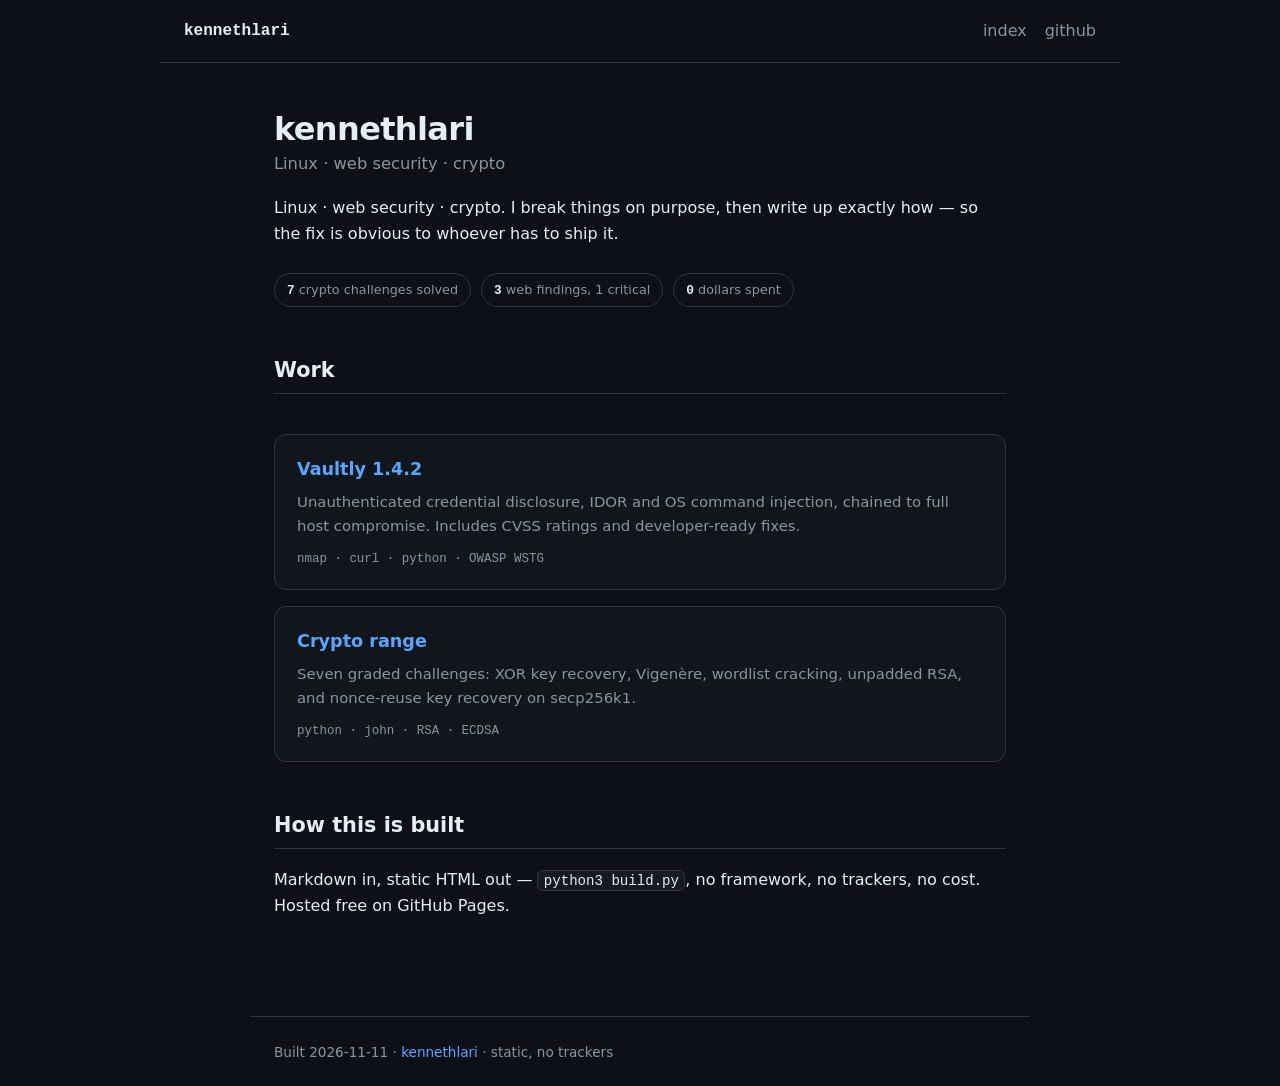
<file: docs/index.html>
<!doctype html>
<html lang="en">
<head>
<meta charset="utf-8">
<meta name="viewport" content="width=device-width,initial-scale=1">
<title>kennethlari</title>
<meta name="description" content="Linux · web security · crypto">
<meta property="og:title" content="kennethlari">
<meta property="og:description" content="Linux · web security · crypto">
<link rel="stylesheet" href="style.css">
</head>
<body>
<header class="site">
  <a class="brand" href="index.html">kennethlari</a>
  <nav><a href="index.html">index</a><a href="https://github.com/kenlari">github</a></nav>
</header>
<main class="wrap">
<h1>kennethlari</h1>
<p class="sub">Linux · web security · crypto</p>
<p>Linux · web security · crypto. I break things on purpose, then write up exactly how —
so the fix is obvious to whoever has to ship it.</p>
<div class="kpis">
  <span class="kpi"><b>7</b> crypto challenges solved</span>
  <span class="kpi"><b>3</b> web findings, 1 critical</span>
  <span class="kpi"><b>0</b> dollars spent</span>
</div>
<h2>Work</h2>
<div class="cards">
<a class="card" href="vaultly/"><h3>Vaultly 1.4.2</h3><p>Unauthenticated credential disclosure, IDOR and OS command injection, chained to full host compromise. Includes CVSS ratings and developer-ready fixes.</p><div class="tags">nmap · curl · python · OWASP WSTG</div></a><a class="card" href="crypto/"><h3>Crypto range</h3><p>Seven graded challenges: XOR key recovery, Vigenère, wordlist cracking, unpadded RSA, and nonce-reuse key recovery on secp256k1.</p><div class="tags">python · john · RSA · ECDSA</div></a>
</div>
<h2>How this is built</h2>
<p>Markdown in, static HTML out — <code>python3 build.py</code>, no framework, no
trackers, no cost. Hosted free on GitHub Pages.</p>

</main>
<footer>Built 2026-11-11 · <a href="https://github.com/kenlari">kennethlari</a> · static, no trackers</footer>
</body>
</html>
</file>
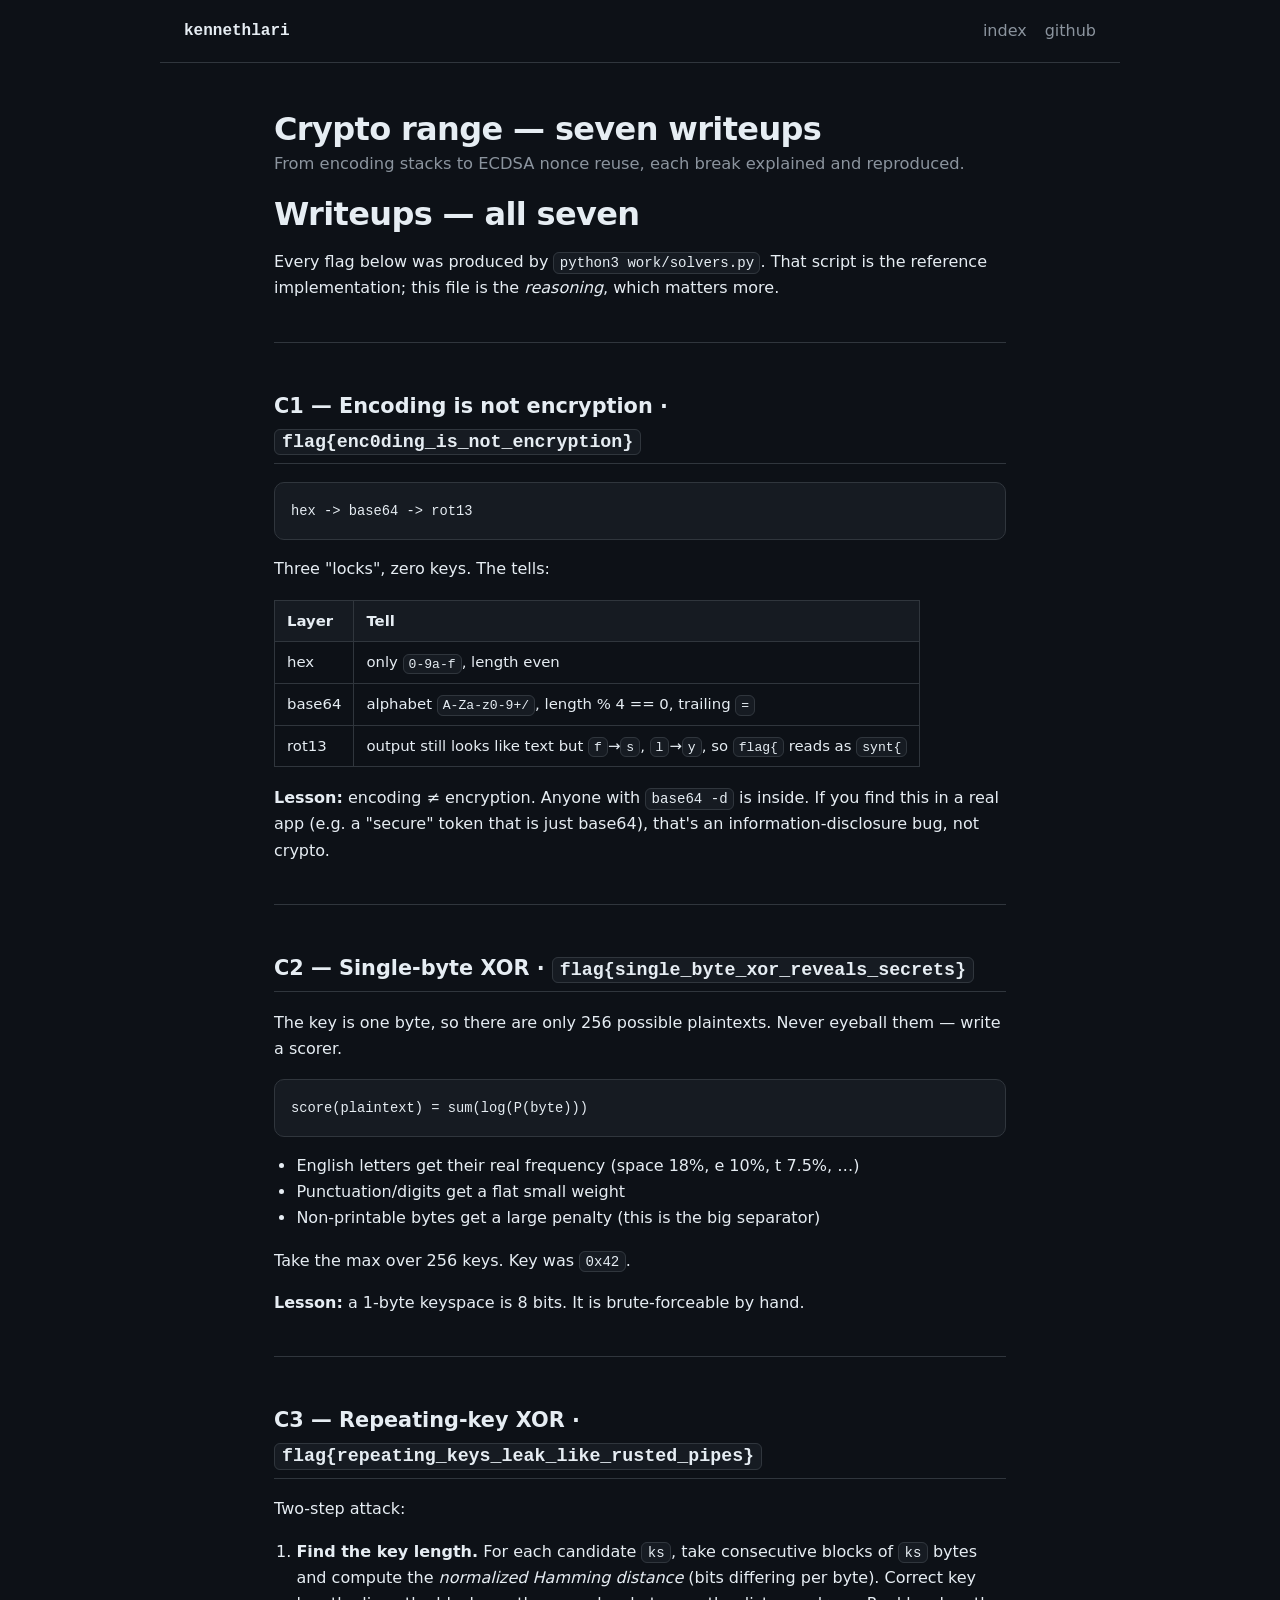
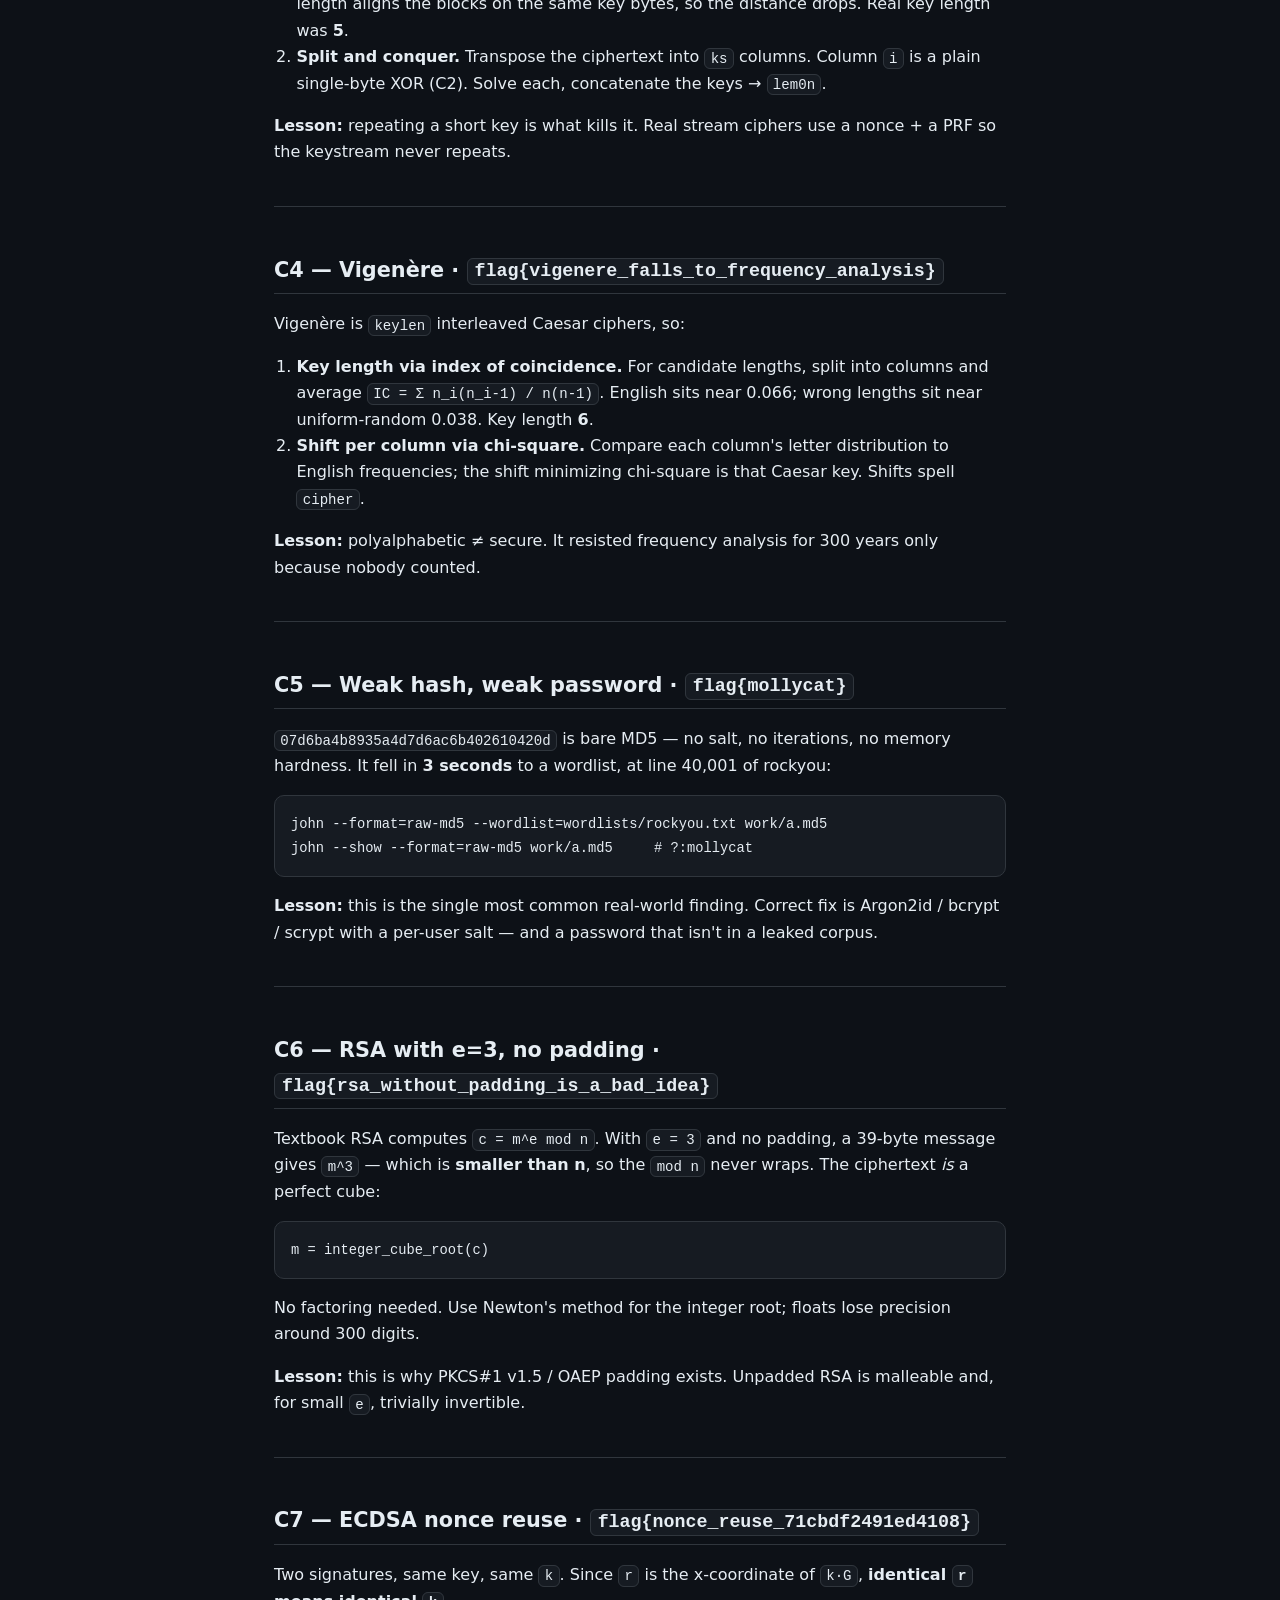
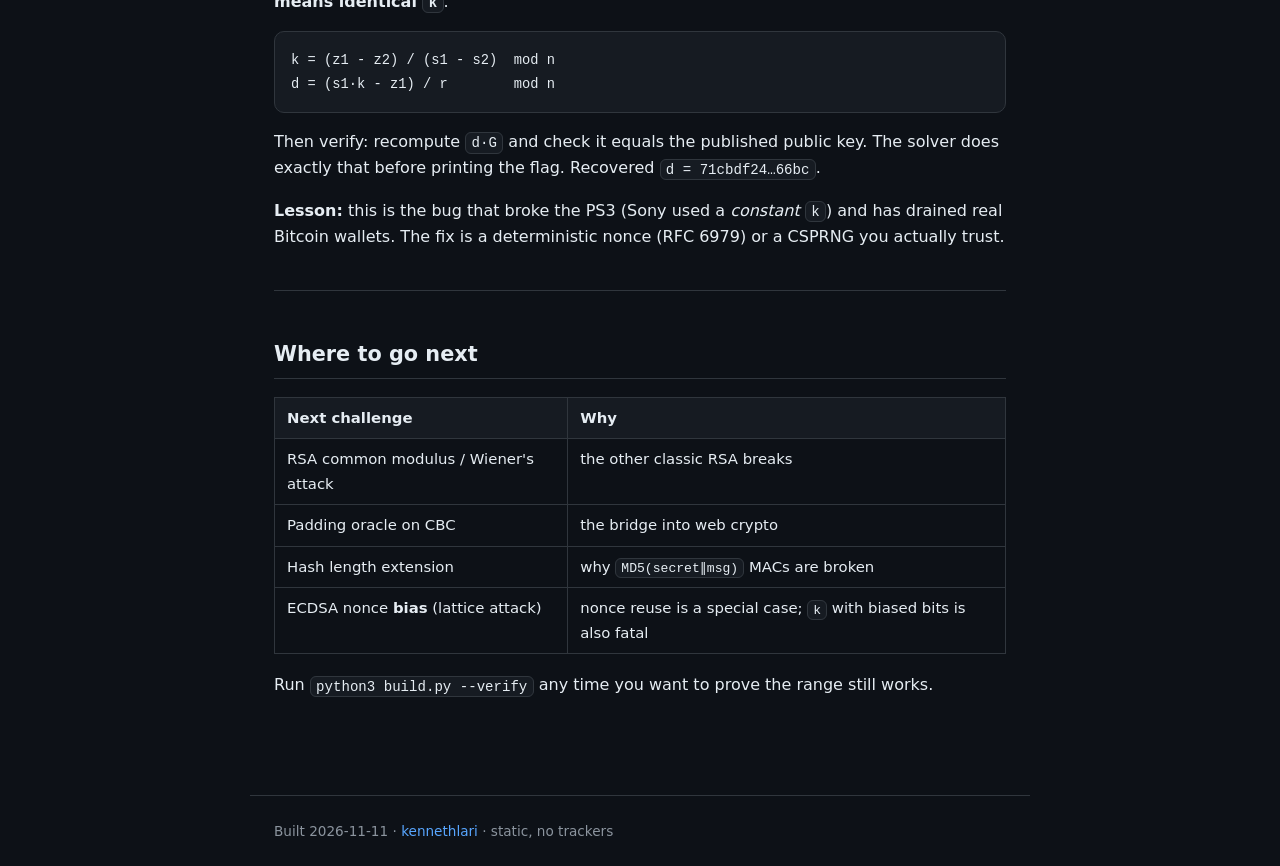
<file: docs/crypto/index.html>
<!doctype html>
<html lang="en">
<head>
<meta charset="utf-8">
<meta name="viewport" content="width=device-width,initial-scale=1">
<title>Crypto range — seven writeups · kennethlari</title>
<meta name="description" content="From encoding stacks to ECDSA nonce reuse, each break explained and reproduced.">
<meta property="og:title" content="Crypto range — seven writeups">
<meta property="og:description" content="From encoding stacks to ECDSA nonce reuse, each break explained and reproduced.">
<link rel="stylesheet" href="../style.css">
</head>
<body>
<header class="site">
  <a class="brand" href="../index.html">kennethlari</a>
  <nav><a href="../index.html">index</a><a href="https://github.com/kenlari">github</a></nav>
</header>
<main class="wrap">
<h1>Crypto range — seven writeups</h1>
<p class="sub">From encoding stacks to ECDSA nonce reuse, each break explained and reproduced.</p>
<h1 id="writeups-all-seven">Writeups — all seven</h1>
<p>Every flag below was produced by <code>python3 work/solvers.py</code>. That script is the
reference implementation; this file is the <em>reasoning</em>, which matters more.</p>
<hr />
<h2 id="c1-encoding-is-not-encryption-flagenc0ding_is_not_encryption">C1 — Encoding is not encryption · <code>flag{enc0ding_is_not_encryption}</code></h2>
<pre><code>hex -&gt; base64 -&gt; rot13
</code></pre>
<p>Three "locks", zero keys. The tells:</p>
<table>
<thead>
<tr>
<th>Layer</th>
<th>Tell</th>
</tr>
</thead>
<tbody>
<tr>
<td>hex</td>
<td>only <code>0-9a-f</code>, length even</td>
</tr>
<tr>
<td>base64</td>
<td>alphabet <code>A-Za-z0-9+/</code>, length % 4 == 0, trailing <code>=</code></td>
</tr>
<tr>
<td>rot13</td>
<td>output still looks like text but <code>f</code>→<code>s</code>, <code>l</code>→<code>y</code>, so <code>flag{</code> reads as <code>synt{</code></td>
</tr>
</tbody>
</table>
<p><strong>Lesson:</strong> encoding ≠ encryption. Anyone with <code>base64 -d</code> is inside. If you
find this in a real app (e.g. a "secure" token that is just base64), that's an
information-disclosure bug, not crypto.</p>
<hr />
<h2 id="c2-single-byte-xor-flagsingle_byte_xor_reveals_secrets">C2 — Single-byte XOR · <code>flag{single_byte_xor_reveals_secrets}</code></h2>
<p>The key is one byte, so there are only 256 possible plaintexts. Never eyeball
them — write a scorer.</p>
<pre><code class="language-python">score(plaintext) = sum(log(P(byte)))
</code></pre>
<ul>
<li>English letters get their real frequency (space 18%, e 10%, t 7.5%, …)</li>
<li>Punctuation/digits get a flat small weight</li>
<li>Non-printable bytes get a large penalty (this is the big separator)</li>
</ul>
<p>Take the max over 256 keys. Key was <code>0x42</code>.</p>
<p><strong>Lesson:</strong> a 1-byte keyspace is 8 bits. It is brute-forceable by hand.</p>
<hr />
<h2 id="c3-repeating-key-xor-flagrepeating_keys_leak_like_rusted_pipes">C3 — Repeating-key XOR · <code>flag{repeating_keys_leak_like_rusted_pipes}</code></h2>
<p>Two-step attack:</p>
<ol>
<li><strong>Find the key length.</strong> For each candidate <code>ks</code>, take consecutive blocks of
   <code>ks</code> bytes and compute the <em>normalized Hamming distance</em> (bits differing per
   byte). Correct key length aligns the blocks on the same key bytes, so the
   distance drops. Real key length was <strong>5</strong>.</li>
<li><strong>Split and conquer.</strong> Transpose the ciphertext into <code>ks</code> columns. Column <code>i</code>
   is a plain single-byte XOR (C2). Solve each, concatenate the keys → <code>lem0n</code>.</li>
</ol>
<p><strong>Lesson:</strong> repeating a short key is what kills it. Real stream ciphers use a
nonce + a PRF so the keystream never repeats.</p>
<hr />
<h2 id="c4-vigenere-flagvigenere_falls_to_frequency_analysis">C4 — Vigenère · <code>flag{vigenere_falls_to_frequency_analysis}</code></h2>
<p>Vigenère is <code>keylen</code> interleaved Caesar ciphers, so:</p>
<ol>
<li><strong>Key length via index of coincidence.</strong> For candidate lengths, split into
   columns and average <code>IC = Σ n_i(n_i-1) / n(n-1)</code>. English sits near 0.066;
   wrong lengths sit near uniform-random 0.038. Key length <strong>6</strong>.</li>
<li><strong>Shift per column via chi-square.</strong> Compare each column's letter
   distribution to English frequencies; the shift minimizing chi-square is that
   Caesar key. Shifts spell <code>cipher</code>.</li>
</ol>
<p><strong>Lesson:</strong> polyalphabetic ≠ secure. It resisted frequency analysis for 300
years only because nobody counted.</p>
<hr />
<h2 id="c5-weak-hash-weak-password-flagmollycat">C5 — Weak hash, weak password · <code>flag{mollycat}</code></h2>
<p><code>07d6ba4b8935a4d7d6ac6b402610420d</code> is bare MD5 — no salt, no iterations, no
memory hardness. It fell in <strong>3 seconds</strong> to a wordlist, at line 40,001 of
rockyou:</p>
<pre><code class="language-bash">john --format=raw-md5 --wordlist=wordlists/rockyou.txt work/a.md5
john --show --format=raw-md5 work/a.md5     # ?:mollycat
</code></pre>
<p><strong>Lesson:</strong> this is the single most common real-world finding. Correct fix is
Argon2id / bcrypt / scrypt with a per-user salt — and a password that isn't in
a leaked corpus.</p>
<hr />
<h2 id="c6-rsa-with-e3-no-padding-flagrsa_without_padding_is_a_bad_idea">C6 — RSA with e=3, no padding · <code>flag{rsa_without_padding_is_a_bad_idea}</code></h2>
<p>Textbook RSA computes <code>c = m^e mod n</code>. With <code>e = 3</code> and no padding, a 39-byte
message gives <code>m^3</code> — which is <strong>smaller than n</strong>, so the <code>mod n</code> never wraps.
The ciphertext <em>is</em> a perfect cube:</p>
<pre><code>m = integer_cube_root(c)
</code></pre>
<p>No factoring needed. Use Newton's method for the integer root; floats lose
precision around 300 digits.</p>
<p><strong>Lesson:</strong> this is why PKCS#1 v1.5 / OAEP padding exists. Unpadded RSA is
malleable and, for small <code>e</code>, trivially invertible.</p>
<hr />
<h2 id="c7-ecdsa-nonce-reuse-flagnonce_reuse_71cbdf2491ed4108">C7 — ECDSA nonce reuse · <code>flag{nonce_reuse_71cbdf2491ed4108}</code></h2>
<p>Two signatures, same key, same <code>k</code>. Since <code>r</code> is the x-coordinate of <code>k·G</code>,
<strong>identical <code>r</code> means identical <code>k</code></strong>.</p>
<pre><code>k = (z1 - z2) / (s1 - s2)  mod n
d = (s1·k - z1) / r        mod n
</code></pre>
<p>Then verify: recompute <code>d·G</code> and check it equals the published public key. The
solver does exactly that before printing the flag. Recovered
<code>d = 71cbdf24…66bc</code>.</p>
<p><strong>Lesson:</strong> this is the bug that broke the PS3 (Sony used a <em>constant</em> <code>k</code>) and
has drained real Bitcoin wallets. The fix is a deterministic nonce
(RFC 6979) or a CSPRNG you actually trust.</p>
<hr />
<h2 id="where-to-go-next">Where to go next</h2>
<table>
<thead>
<tr>
<th>Next challenge</th>
<th>Why</th>
</tr>
</thead>
<tbody>
<tr>
<td>RSA common modulus / Wiener's attack</td>
<td>the other classic RSA breaks</td>
</tr>
<tr>
<td>Padding oracle on CBC</td>
<td>the bridge into web crypto</td>
</tr>
<tr>
<td>Hash length extension</td>
<td>why <code>MD5(secret‖msg)</code> MACs are broken</td>
</tr>
<tr>
<td>ECDSA nonce <strong>bias</strong> (lattice attack)</td>
<td>nonce reuse is a special case; <code>k</code> with biased bits is also fatal</td>
</tr>
</tbody>
</table>
<p>Run <code>python3 build.py --verify</code> any time you want to prove the range still works.</p>
</main>
<footer>Built 2026-11-11 · <a href="https://github.com/kenlari">kennethlari</a> · static, no trackers</footer>
</body>
</html>
</file>
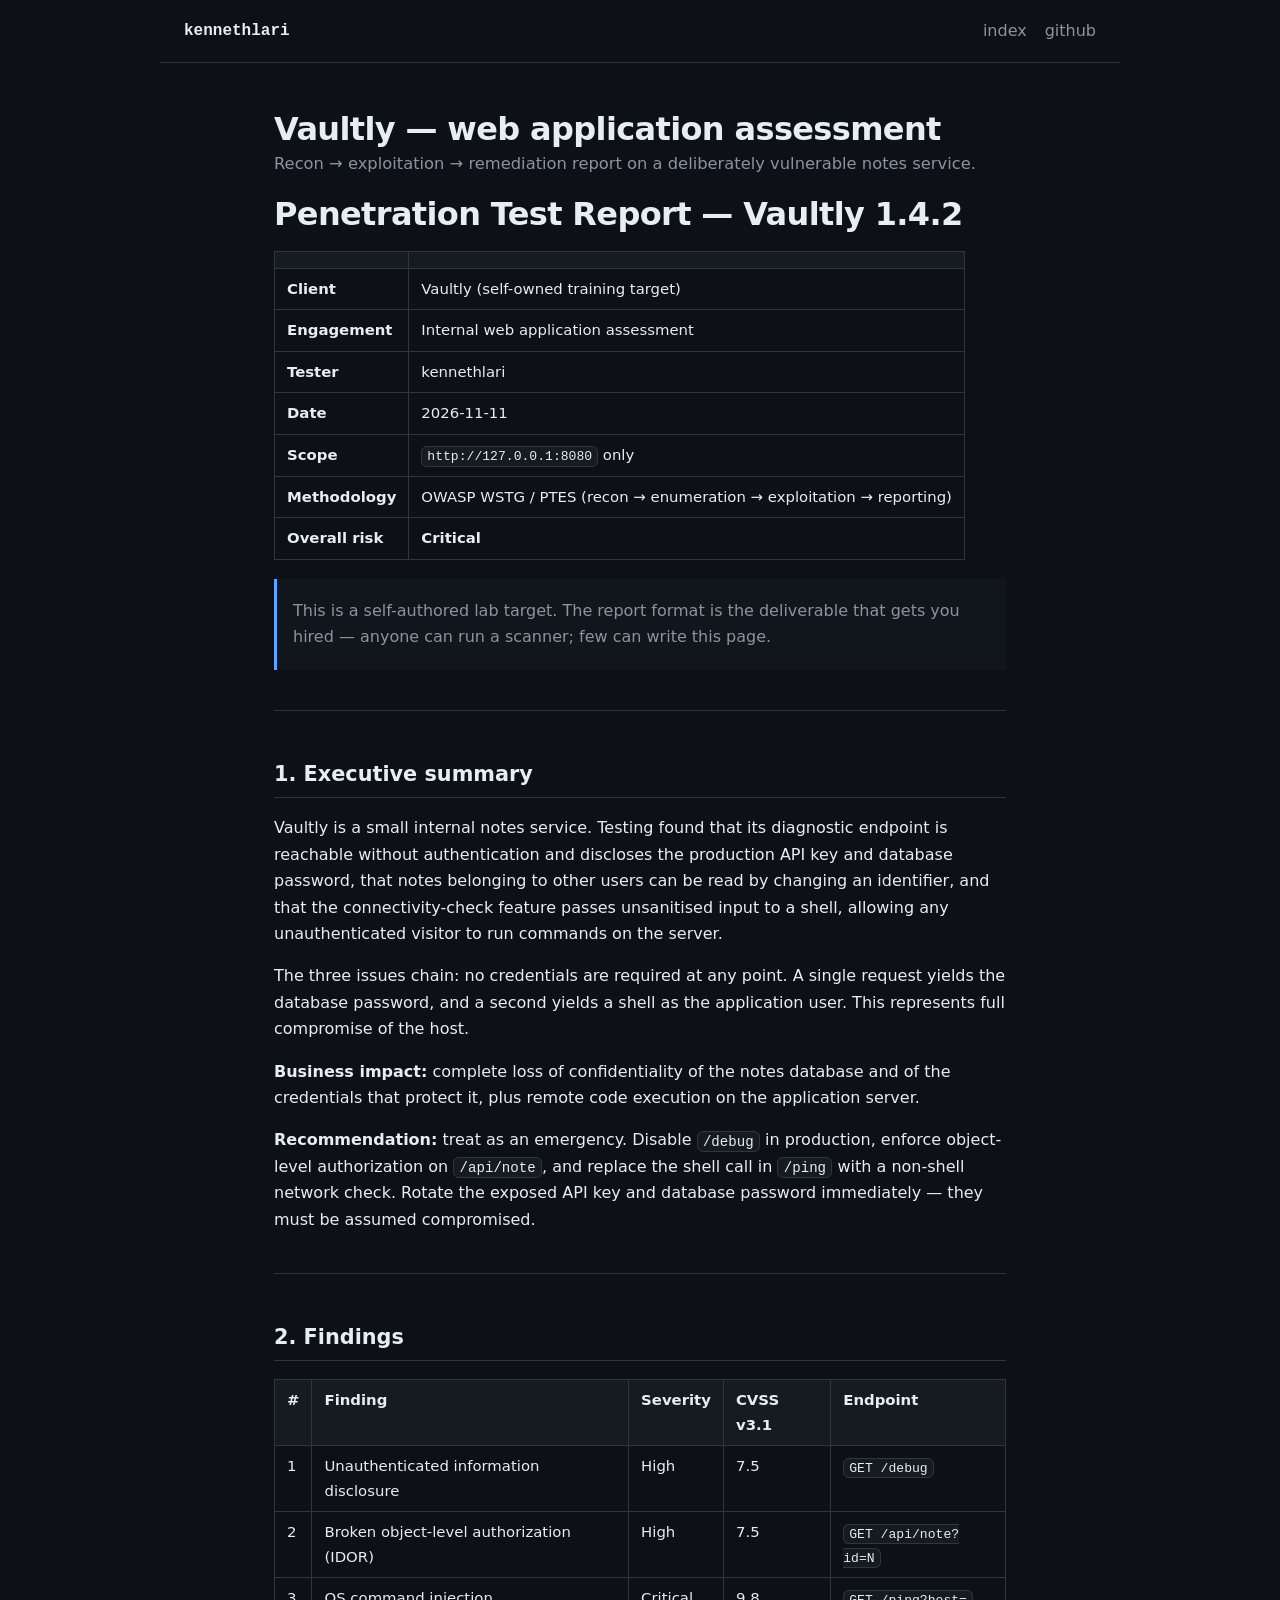
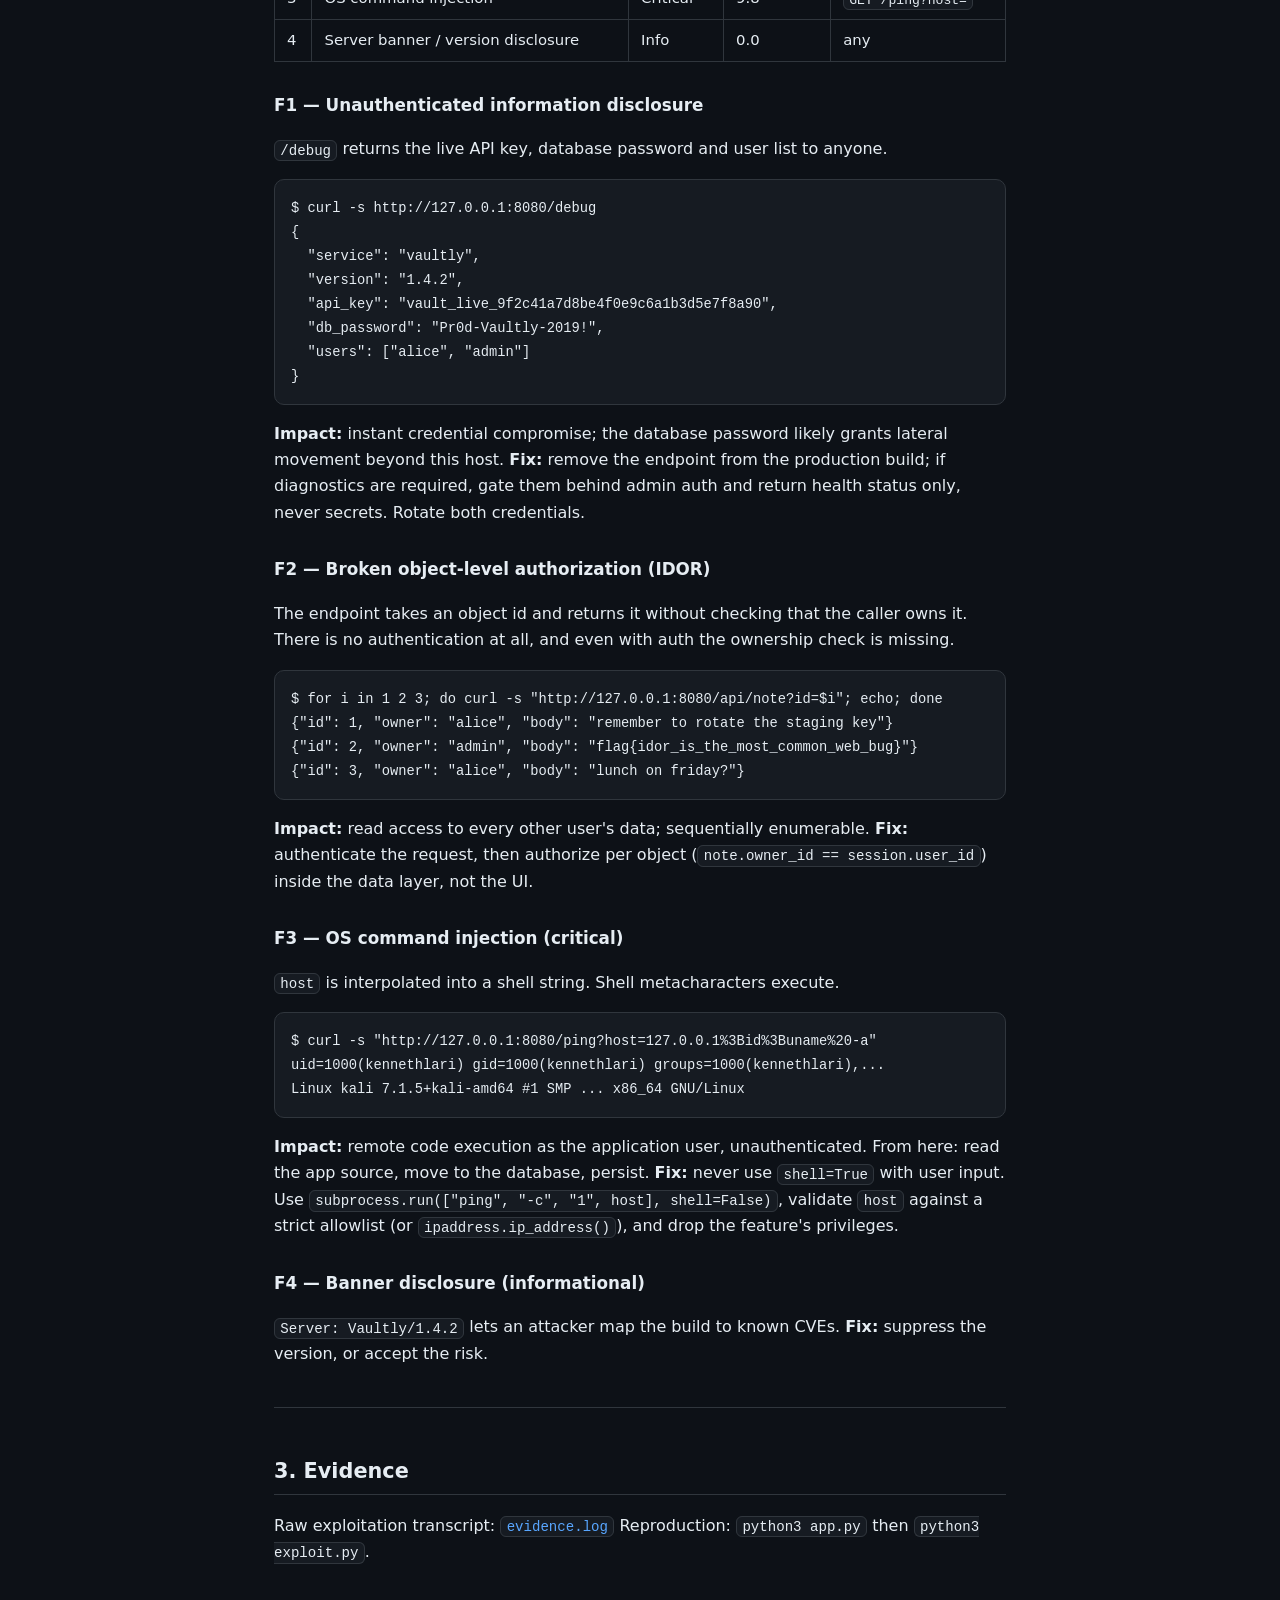
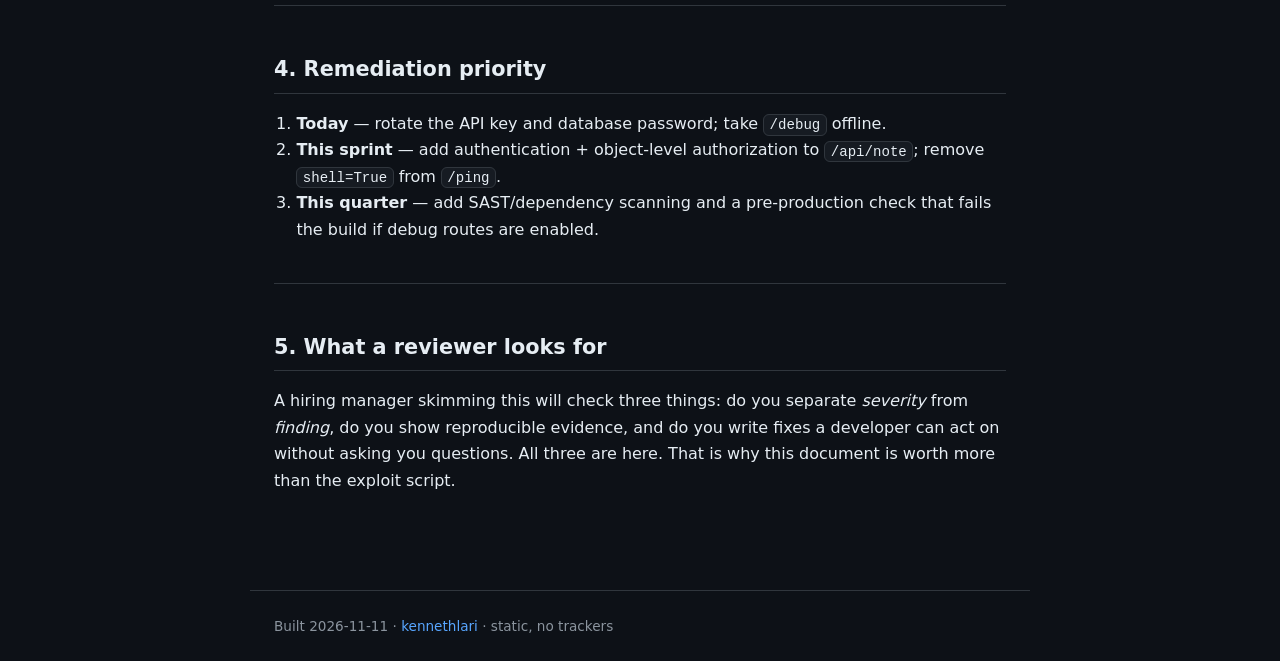
<file: docs/vaultly/index.html>
<!doctype html>
<html lang="en">
<head>
<meta charset="utf-8">
<meta name="viewport" content="width=device-width,initial-scale=1">
<title>Vaultly — web application assessment · kennethlari</title>
<meta name="description" content="Recon → exploitation → remediation report on a deliberately vulnerable notes service.">
<meta property="og:title" content="Vaultly — web application assessment">
<meta property="og:description" content="Recon → exploitation → remediation report on a deliberately vulnerable notes service.">
<link rel="stylesheet" href="../style.css">
</head>
<body>
<header class="site">
  <a class="brand" href="../index.html">kennethlari</a>
  <nav><a href="../index.html">index</a><a href="https://github.com/kenlari">github</a></nav>
</header>
<main class="wrap">
<h1>Vaultly — web application assessment</h1>
<p class="sub">Recon → exploitation → remediation report on a deliberately vulnerable notes service.</p>
<h1 id="penetration-test-report-vaultly-142">Penetration Test Report — Vaultly 1.4.2</h1>
<table>
<thead>
<tr>
<th></th>
<th></th>
</tr>
</thead>
<tbody>
<tr>
<td><strong>Client</strong></td>
<td>Vaultly (self-owned training target)</td>
</tr>
<tr>
<td><strong>Engagement</strong></td>
<td>Internal web application assessment</td>
</tr>
<tr>
<td><strong>Tester</strong></td>
<td>kennethlari</td>
</tr>
<tr>
<td><strong>Date</strong></td>
<td>2026-11-11</td>
</tr>
<tr>
<td><strong>Scope</strong></td>
<td><code>http://127.0.0.1:8080</code> only</td>
</tr>
<tr>
<td><strong>Methodology</strong></td>
<td>OWASP WSTG / PTES (recon → enumeration → exploitation → reporting)</td>
</tr>
<tr>
<td><strong>Overall risk</strong></td>
<td><strong>Critical</strong></td>
</tr>
</tbody>
</table>
<blockquote>
<p>This is a self-authored lab target. The report format is the deliverable that
gets you hired — anyone can run a scanner; few can write this page.</p>
</blockquote>
<hr />
<h2 id="1-executive-summary">1. Executive summary</h2>
<p>Vaultly is a small internal notes service. Testing found that its diagnostic
endpoint is reachable without authentication and discloses the production API
key and database password, that notes belonging to other users can be read by
changing an identifier, and that the connectivity-check feature passes unsanitised
input to a shell, allowing any unauthenticated visitor to run commands on the
server.</p>
<p>The three issues chain: no credentials are required at any point. A single
request yields the database password, and a second yields a shell as the
application user. This represents full compromise of the host.</p>
<p><strong>Business impact:</strong> complete loss of confidentiality of the notes database and
of the credentials that protect it, plus remote code execution on the
application server.</p>
<p><strong>Recommendation:</strong> treat as an emergency. Disable <code>/debug</code> in production,
enforce object-level authorization on <code>/api/note</code>, and replace the shell call in
<code>/ping</code> with a non-shell network check. Rotate the exposed API key and database
password immediately — they must be assumed compromised.</p>
<hr />
<h2 id="2-findings">2. Findings</h2>
<table>
<thead>
<tr>
<th>#</th>
<th>Finding</th>
<th>Severity</th>
<th>CVSS v3.1</th>
<th>Endpoint</th>
</tr>
</thead>
<tbody>
<tr>
<td>1</td>
<td>Unauthenticated information disclosure</td>
<td>High</td>
<td>7.5</td>
<td><code>GET /debug</code></td>
</tr>
<tr>
<td>2</td>
<td>Broken object-level authorization (IDOR)</td>
<td>High</td>
<td>7.5</td>
<td><code>GET /api/note?id=N</code></td>
</tr>
<tr>
<td>3</td>
<td>OS command injection</td>
<td>Critical</td>
<td>9.8</td>
<td><code>GET /ping?host=</code></td>
</tr>
<tr>
<td>4</td>
<td>Server banner / version disclosure</td>
<td>Info</td>
<td>0.0</td>
<td>any</td>
</tr>
</tbody>
</table>
<h3 id="f1-unauthenticated-information-disclosure">F1 — Unauthenticated information disclosure</h3>
<p><code>/debug</code> returns the live API key, database password and user list to anyone.</p>
<pre><code>$ curl -s http://127.0.0.1:8080/debug
{
  &quot;service&quot;: &quot;vaultly&quot;,
  &quot;version&quot;: &quot;1.4.2&quot;,
  &quot;api_key&quot;: &quot;vault_live_9f2c41a7d8be4f0e9c6a1b3d5e7f8a90&quot;,
  &quot;db_password&quot;: &quot;Pr0d-Vaultly-2019!&quot;,
  &quot;users&quot;: [&quot;alice&quot;, &quot;admin&quot;]
}
</code></pre>
<p><strong>Impact:</strong> instant credential compromise; the database password likely grants
lateral movement beyond this host.
<strong>Fix:</strong> remove the endpoint from the production build; if diagnostics are
required, gate them behind admin auth and return health status only, never
secrets. Rotate both credentials.</p>
<h3 id="f2-broken-object-level-authorization-idor">F2 — Broken object-level authorization (IDOR)</h3>
<p>The endpoint takes an object id and returns it without checking that the caller
owns it. There is no authentication at all, and even with auth the ownership
check is missing.</p>
<pre><code>$ for i in 1 2 3; do curl -s &quot;http://127.0.0.1:8080/api/note?id=$i&quot;; echo; done
{&quot;id&quot;: 1, &quot;owner&quot;: &quot;alice&quot;, &quot;body&quot;: &quot;remember to rotate the staging key&quot;}
{&quot;id&quot;: 2, &quot;owner&quot;: &quot;admin&quot;, &quot;body&quot;: &quot;flag{idor_is_the_most_common_web_bug}&quot;}
{&quot;id&quot;: 3, &quot;owner&quot;: &quot;alice&quot;, &quot;body&quot;: &quot;lunch on friday?&quot;}
</code></pre>
<p><strong>Impact:</strong> read access to every other user's data; sequentially enumerable.
<strong>Fix:</strong> authenticate the request, then authorize per object
(<code>note.owner_id == session.user_id</code>) inside the data layer, not the UI.</p>
<h3 id="f3-os-command-injection-critical">F3 — OS command injection (critical)</h3>
<p><code>host</code> is interpolated into a shell string. Shell metacharacters execute.</p>
<pre><code>$ curl -s &quot;http://127.0.0.1:8080/ping?host=127.0.0.1%3Bid%3Buname%20-a&quot;
uid=1000(kennethlari) gid=1000(kennethlari) groups=1000(kennethlari),...
Linux kali 7.1.5+kali-amd64 #1 SMP ... x86_64 GNU/Linux
</code></pre>
<p><strong>Impact:</strong> remote code execution as the application user, unauthenticated.
From here: read the app source, move to the database, persist.
<strong>Fix:</strong> never use <code>shell=True</code> with user input. Use
<code>subprocess.run(["ping", "-c", "1", host], shell=False)</code>, validate <code>host</code>
against a strict allowlist (or <code>ipaddress.ip_address()</code>), and drop the
feature's privileges.</p>
<h3 id="f4-banner-disclosure-informational">F4 — Banner disclosure (informational)</h3>
<p><code>Server: Vaultly/1.4.2</code> lets an attacker map the build to known CVEs.
<strong>Fix:</strong> suppress the version, or accept the risk.</p>
<hr />
<h2 id="3-evidence">3. Evidence</h2>
<p>Raw exploitation transcript: <a href="evidence.log"><code>evidence.log</code></a>
Reproduction: <code>python3 app.py</code> then <code>python3 exploit.py</code>.</p>
<hr />
<h2 id="4-remediation-priority">4. Remediation priority</h2>
<ol>
<li><strong>Today</strong> — rotate the API key and database password; take <code>/debug</code> offline.</li>
<li><strong>This sprint</strong> — add authentication + object-level authorization to
   <code>/api/note</code>; remove <code>shell=True</code> from <code>/ping</code>.</li>
<li><strong>This quarter</strong> — add SAST/dependency scanning and a pre-production check
   that fails the build if debug routes are enabled.</li>
</ol>
<hr />
<h2 id="5-what-a-reviewer-looks-for">5. What a reviewer looks for</h2>
<p>A hiring manager skimming this will check three things: do you separate
<em>severity</em> from <em>finding</em>, do you show reproducible evidence, and do you write
fixes a developer can act on without asking you questions. All three are here.
That is why this document is worth more than the exploit script.</p>
</main>
<footer>Built 2026-11-11 · <a href="https://github.com/kenlari">kennethlari</a> · static, no trackers</footer>
</body>
</html>
</file>
<file: docs/style.css>
:root{--bg:#0d1117;--fg:#e6edf3;--dim:#8b949e;--line:#30363d;--acc:#58a6ff;--ok:#3fb950;--warn:#d29922;--bad:#f85149}
*{box-sizing:border-box}
html{color-scheme:dark}
body{margin:0;background:var(--bg);color:var(--fg);
 font:16px/1.65 ui-sans-serif,system-ui,-apple-system,"Segoe UI",Roboto,Helvetica,Arial,sans-serif}
a{color:var(--acc);text-decoration:none}a:hover{text-decoration:underline}
header.site{border-bottom:1px solid var(--line);padding:18px 24px;
 display:flex;justify-content:space-between;align-items:center;max-width:960px;margin:0 auto}
header.site .brand{font-family:ui-monospace,SFMono-Regular,Menlo,monospace;font-weight:600;color:var(--fg)}
header.site nav a{margin-left:18px;color:var(--dim)}
main.wrap{max-width:780px;margin:0 auto;padding:40px 24px 80px}
h1{font-size:2rem;line-height:1.2;margin:.2em 0 .1em;letter-spacing:-.02em}
h2{font-size:1.3rem;margin-top:2.2em;padding-bottom:.3em;border-bottom:1px solid var(--line)}
h3{font-size:1.05rem;margin-top:1.8em}
p.sub{color:var(--dim);margin-top:0;font-size:1.02rem}
code{font-family:ui-monospace,SFMono-Regular,Menlo,monospace;font-size:.88em;
 background:#161b22;border:1px solid var(--line);border-radius:6px;padding:.12em .38em}
pre{background:#161b22;border:1px solid var(--line);border-radius:10px;
 padding:16px;overflow:auto;line-height:1.5}
pre code{background:none;border:0;padding:0;font-size:.86em}
table{border-collapse:collapse;width:100%;margin:1.2em 0;font-size:.93em;display:block;overflow-x:auto}
th,td{border:1px solid var(--line);padding:8px 12px;text-align:left;vertical-align:top}
th{background:#161b22;font-weight:600}
blockquote{margin:1.2em 0;padding:.2em 1em;border-left:3px solid var(--acc);color:var(--dim);background:#11161d}
hr{border:0;border-top:1px solid var(--line);margin:2.5em 0}
ul,ol{padding-left:1.4em}
footer{max-width:780px;margin:0 auto;padding:24px;border-top:1px solid var(--line);
 color:var(--dim);font-size:.85rem}
.cards{display:grid;gap:16px;margin:2.5em 0}
.card{border:1px solid var(--line);border-radius:12px;padding:20px 22px;background:#11161d}
.card:hover{border-color:var(--acc)}
.card h3{margin:0 0 .3em;font-size:1.1rem}
.card p{margin:0;color:var(--dim);font-size:.93rem}
.card .tags{margin-top:.8em;font-size:.78rem;color:var(--dim);
 font-family:ui-monospace,SFMono-Regular,Menlo,monospace}
.kpis{display:flex;flex-wrap:wrap;gap:10px;margin:1.6em 0 0}
.kpi{border:1px solid var(--line);border-radius:999px;padding:5px 12px;font-size:.8rem;color:var(--dim)}
.kpi b{color:var(--fg);font-family:ui-monospace,SFMono-Regular,Menlo,monospace}
</file>
